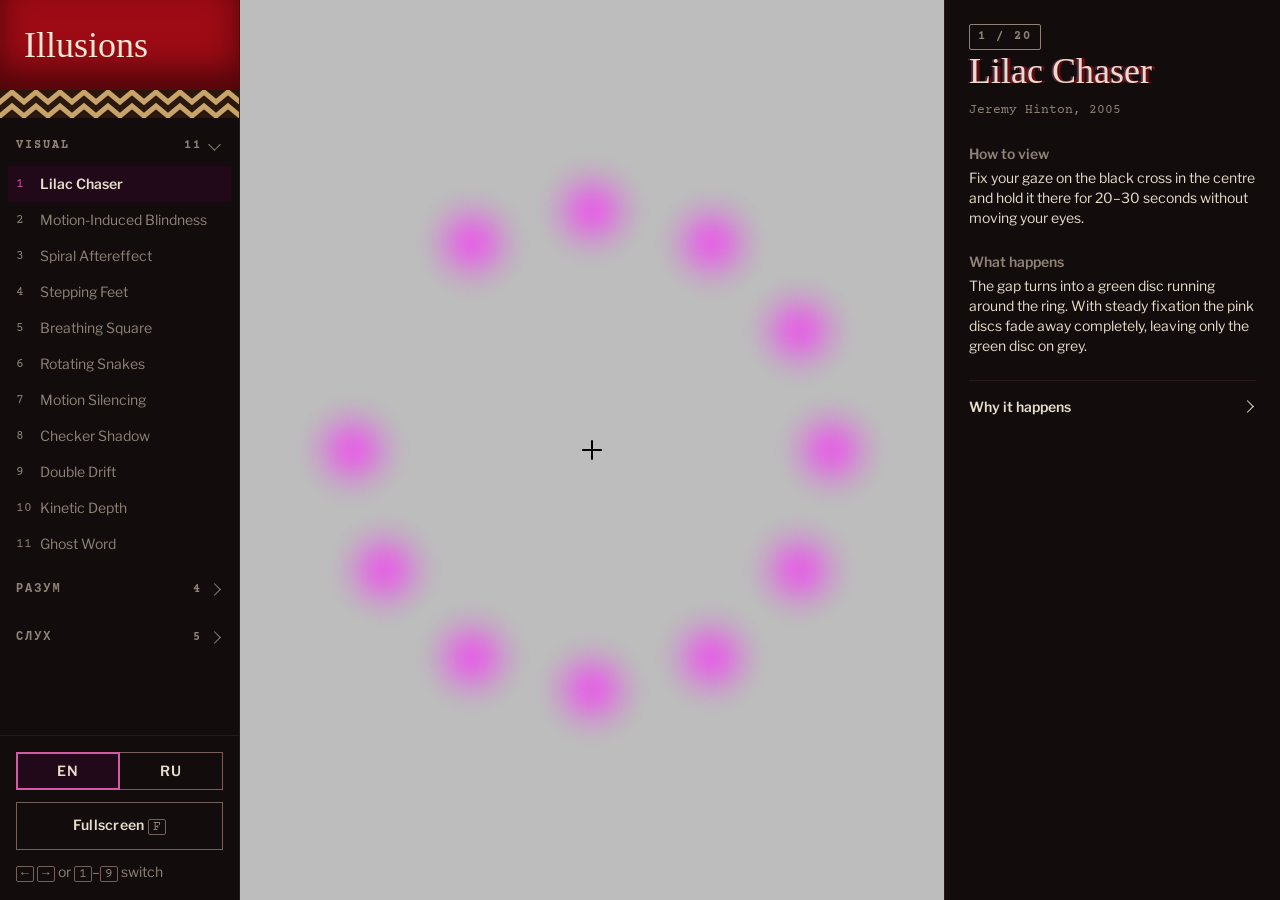
<file: index.html>
<!doctype html>
<html lang="en" data-theme="lodge">
<head>
  <meta charset="utf-8">
  <meta name="viewport" content="width=device-width, initial-scale=1">
  <title>Illusions</title>
  <link rel="stylesheet" href="design/waking-room/tokens.css">
  <link rel="stylesheet" href="design/waking-room/components.css">
  <link rel="stylesheet" href="css/style.css">
</head>
<body>
  <main class="layout">
    <aside class="side">
      <h1 id="brand" class="brand heading">Illusions</h1>
      <svg class="wr-chev brand-floor" width="100%" height="28" aria-hidden="true">
        <defs>
          <pattern id="floor" width="24" height="28" patternUnits="userSpaceOnUse">
            <rect class="wr-chev-ground" width="24" height="28"></rect>
            <path class="wr-chev-stripe" d="M0 12 L12 2 L24 12 M0 26 L12 16 L24 26" stroke-width="5"></path>
          </pattern>
        </defs>
        <rect width="100%" height="28" fill="url(#floor)"></rect>
      </svg>
      <nav id="nav" class="nav" aria-label="Illusions"></nav>
      <div class="side-foot">
        <div id="lang" class="lang-switch" role="group" aria-label="Language / Язык">
          <button class="wr-btn wr-btn-quiet" type="button" data-lang="en" lang="en" aria-label="English">EN</button>
          <button class="wr-btn wr-btn-quiet" type="button" data-lang="ru" lang="ru" aria-label="Русский">RU</button>
        </div>
        <button id="fullscreen" class="wr-btn wr-btn-quiet" type="button"><span id="fullscreen-label"></span> <kbd>F</kbd></button>
        <p class="keys"><kbd>←</kbd> <kbd>→</kbd> <span id="keys-or"></span> <kbd>1</kbd>–<kbd>9</kbd> <span id="keys-switch"></span></p>
      </div>
    </aside>

    <section id="stage" class="stage" aria-live="off"></section>

    <aside id="panel" class="panel">
      <p id="index" class="index wr-stamp wr-stamp-neutral"></p>
      <h2 id="title" class="title heading wr-ghost-text"></h2>
      <p id="credit" class="credit caption"></p>

      <h3 id="howto-h">How to view</h3>
      <p id="howto"></p>

      <div id="expect-wrap">
        <h3 id="expect-h">What happens</h3>
        <p id="expect"></p>
      </div>

      <div id="controls-wrap" hidden>
        <h3 id="controls-h">Controls</h3>
        <div id="controls" class="controls"></div>
      </div>

      <details id="why" class="why">
        <summary id="why-h">Why it happens</summary>
        <div id="why-body"></div>
      </details>
    </aside>
  </main>

  <script src="js/core.js"></script>
  <script src="js/illusions/lilac.js"></script>
  <script src="js/illusions/mib.js"></script>
  <script src="js/illusions/spiral.js"></script>
  <script src="js/illusions/feet.js"></script>
  <script src="js/illusions/breathing.js"></script>
  <script src="js/illusions/snakes.js"></script>
  <script src="js/illusions/silencing.js"></script>
  <script src="js/illusions/checker-shadow.js"></script>
  <script src="js/illusions/double-drift.js"></script>
  <script src="js/illusions/kinetic-depth.js"></script>
  <script src="js/illusions/ghost-word.js"></script>
  <script src="js/mind/oracle-model.js"></script>
  <script src="js/illusions/oracle.js"></script>
  <script src="js/mind/ninety-model.js"></script>
  <script src="js/illusions/ninety.js"></script>
  <script src="js/mind/who-model.js"></script>
  <script src="js/illusions/who.js"></script>
  <script src="js/mind/principle-model.js"></script>
  <script src="js/illusions/principle.js"></script>
  <script src="js/illusions/shepard.js"></script>
  <script src="js/illusions/tritone.js"></script>
  <script src="js/illusions/huggins.js"></script>
  <script src="js/illusions/octave.js"></script>
  <script src="js/illusions/speech-song.js"></script>
  <script src="js/app.js"></script>
</body>
</html>
</file>
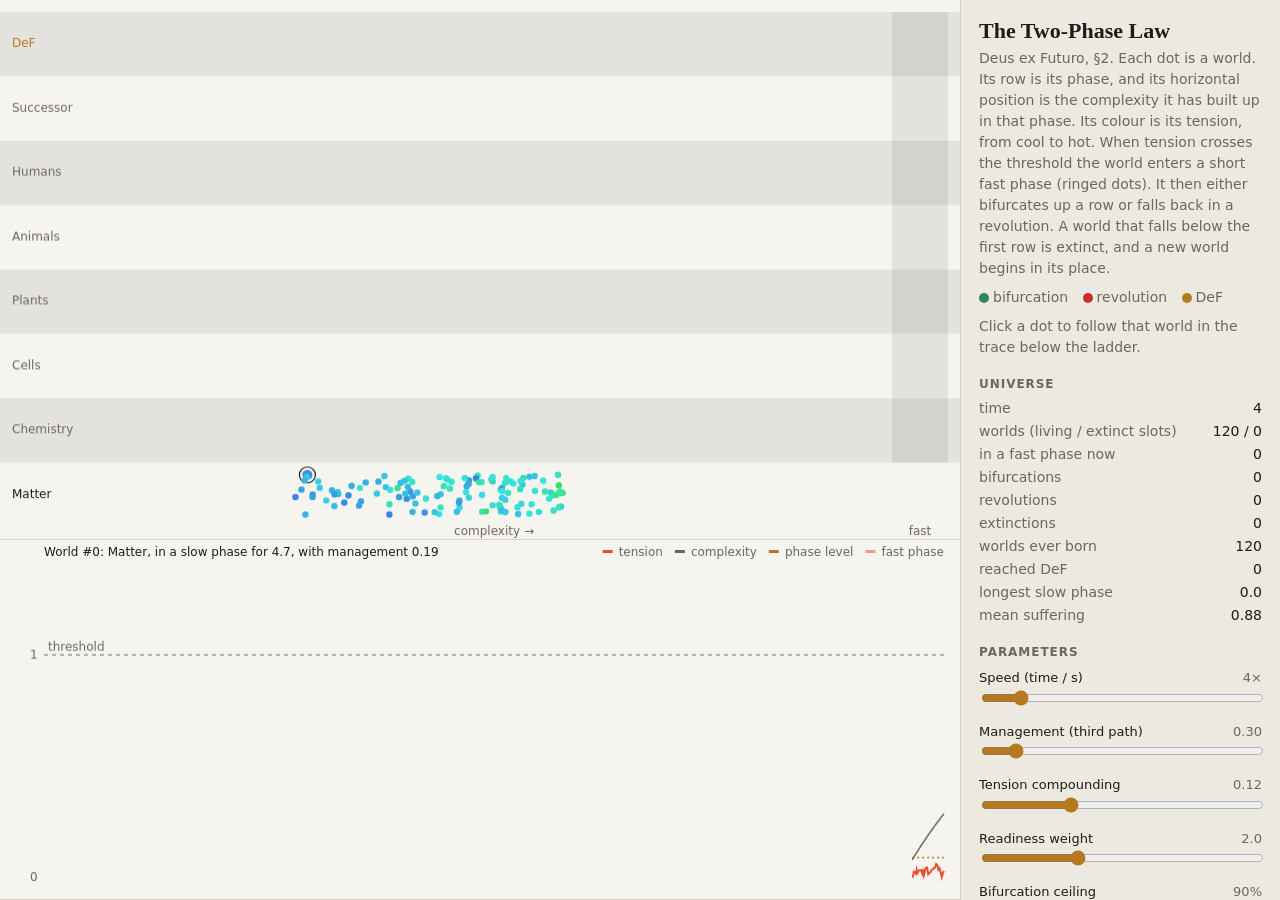
<file: twophase/index.html>
<!doctype html>
<html lang="en">
<head>
  <meta charset="utf-8">
  <meta name="viewport" content="width=device-width, initial-scale=1">
  <title>Two-Phase Law</title>
  <style>
    :root {
      --bg: #f6f4ef; --bg-2: #ece9e1; --line: #d6d2c8; --text: #1d1c1a; --muted: #6b675f;
      --accent: #b7791f; --bif: #2f855a; --rev: #c53030; --cool: 215; --grid: rgba(0,0,0,.07);
      --serif: "Iowan Old Style", "Palatino Linotype", Palatino, Georgia, serif;
      --sans: system-ui, -apple-system, "Segoe UI", Roboto, sans-serif;
    }
    @media (prefers-color-scheme: dark) {
      :root:not([data-theme="light"]) {
        --bg: #111113; --bg-2: #18181b; --line: #2a2a2f; --text: #e8e6e1; --muted: #9b9890;
        --accent: #e0a458; --bif: #68d391; --rev: #fc8181; --grid: rgba(255,255,255,.06);
      }
    }
    :root[data-theme="dark"] {
      --bg: #111113; --bg-2: #18181b; --line: #2a2a2f; --text: #e8e6e1; --muted: #9b9890;
      --accent: #e0a458; --bif: #68d391; --rev: #fc8181; --grid: rgba(255,255,255,.06);
    }
    * { box-sizing: border-box; }
    html, body { margin: 0; height: 100%; background: var(--bg); color: var(--text); font: 14px/1.5 var(--sans); }
    .layout { display: grid; grid-template-columns: 1fr 320px; height: 100%; }
    .stage { position: relative; display: grid; grid-template-rows: 3fr 2fr; min-height: 0; }
    .stage > div { position: relative; min-height: 0; border-bottom: 1px solid var(--line); }
    canvas { position: absolute; inset: 0; width: 100%; height: 100%; display: block; }
    .panel { background: var(--bg-2); border-left: 1px solid var(--line); padding: 18px 18px 24px; overflow-y: auto; }
    h1 { font: 600 22px/1.2 var(--serif); margin: 0 0 4px; }
    h2 { font: 600 12px/1 var(--sans); text-transform: uppercase; letter-spacing: .08em; color: var(--muted); margin: 20px 0 8px; }
    p { margin: 0 0 8px; }
    .muted { color: var(--muted); }
    .control { margin: 10px 0; }
    .control label { display: flex; justify-content: space-between; font-size: 13px; }
    .control output { color: var(--muted); font-variant-numeric: tabular-nums; }
    .control input[type=range] { width: 100%; accent-color: var(--accent); }
    .row { display: flex; gap: 8px; flex-wrap: wrap; margin-top: 10px; }
    button { appearance: none; border: 1px solid var(--line); background: var(--bg); color: var(--text);
             font: 500 13px/1 var(--sans); padding: 8px 12px; border-radius: 8px; cursor: pointer; }
    button:hover { border-color: var(--accent); }
    label.toggle { display: flex; gap: 8px; align-items: center; font-size: 13px; margin: 8px 0; }
    dl { display: grid; grid-template-columns: 1fr auto; gap: 2px 12px; margin: 0; font-variant-numeric: tabular-nums; }
    dt { color: var(--muted); } dd { margin: 0; text-align: right; }
    .key span { display: inline-block; width: 10px; height: 10px; border-radius: 50%; margin: 0 4px 0 10px; vertical-align: -1px; }
    .key span:first-child { margin-left: 0; }
    @media (max-width: 820px) {
      .layout { grid-template-columns: 1fr; height: auto; }
      .stage { height: 78vh; }
      .panel { border-left: 0; padding: 16px; }
    }
  </style>
</head>
<body>
  <main class="layout">
    <section class="stage">
      <div id="ladder"></div>
      <div id="trace"></div>
    </section>

    <aside class="panel">
      <h1>The Two-Phase Law</h1>
      <p class="muted">Deus ex Futuro, §2. Each dot is a world. Its row is its phase, and its horizontal position is the complexity it has built up in that phase. Its colour is its tension, from cool to hot. When tension crosses the threshold the world enters a short fast phase (ringed dots). It then either bifurcates up a row or falls back in a revolution. A world that falls below the first row is extinct, and a new world begins in its place.</p>
      <p class="key muted"><span style="background:var(--bif)"></span>bifurcation <span style="background:var(--rev)"></span>revolution <span style="background:var(--accent)"></span>DeF</p>
      <p class="muted">Click a dot to follow that world in the trace below the ladder.</p>

      <h2>Universe</h2>
      <dl id="stats"></dl>

      <h2>Parameters</h2>
      <div id="controls"></div>
      <label class="toggle"><input id="horizon" type="checkbox"> Horizon view: rows above the next phase look alike (§3)</label>
      <div class="row">
        <button id="pause" type="button">Pause</button>
        <button id="reset" type="button">New universe</button>
      </div>

      <h2>Reading it</h2>
      <p class="muted"><b>Management</b> is the third path. It relaxes tension gradually, but the inflow of tension compounds within each phase, so management only postpones the crisis. With management raised, slow phases last longer, and worlds reach their crises with more complexity. That improves the odds of bifurcation, but no setting abolishes the fast phase.</p>
      <p class="muted">Background suffering falls with each phase. Revolutions spike it far above what a bifurcation costs (§5).</p>
    </aside>
  </main>

  <script src="model.js"></script>
  <script src="app.js"></script>
</body>
</html>
</file>
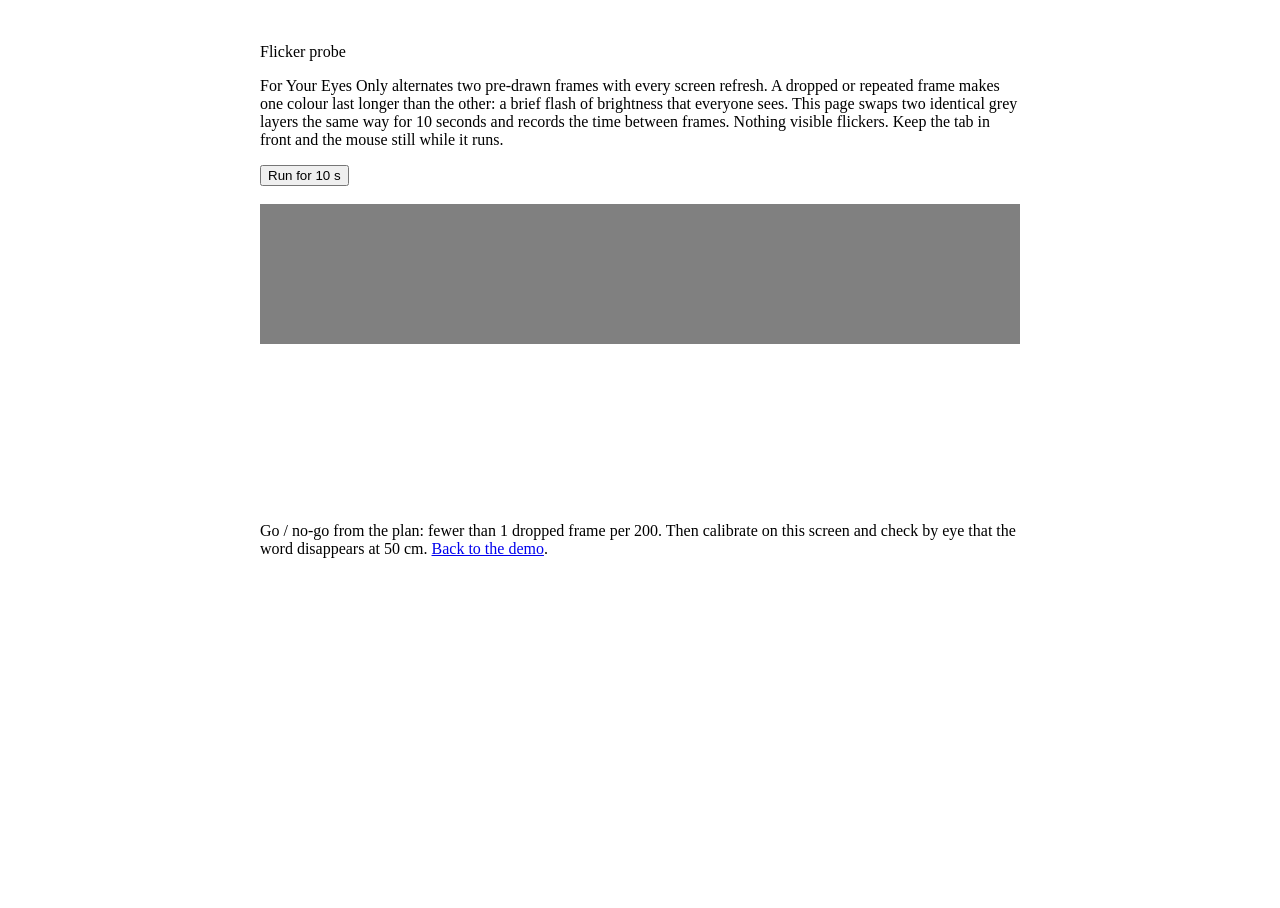
<file: lab/flicker-probe.html>
<!doctype html>
<html lang="en">
<head>
  <meta charset="utf-8">
  <meta name="viewport" content="width=device-width, initial-scale=1">
  <title>Flicker probe</title>
  <link rel="stylesheet" href="../css/style.css">
  <style>
    body { padding: 24px; }
    main { max-width: 760px; margin: 0 auto; }
    h1 { font: 600 24px/1.2 var(--serif); }
    .swap { position: relative; height: 140px; margin: 18px 0; border: 1px solid var(--line); }
    .swap canvas { position: absolute; inset: 0; width: 100%; height: 100%; }
    #hist { width: 100%; height: 160px; display: block; border: 1px solid var(--line); }
    #out { font-variant-numeric: tabular-nums; }
    .ok { color: #8fc98f; } .bad { color: #e88a87; }
  </style>
</head>
<body>
<main>
  <h1>Flicker probe</h1>
  <p>For Your Eyes Only alternates two pre-drawn frames with every screen refresh. A dropped or repeated frame makes one colour last longer than the other: a brief flash of brightness that everyone sees.
     This page swaps two identical grey layers the same way for 10 seconds and records the time between frames. Nothing visible flickers.
     Keep the tab in front and the mouse still while it runs.</p>
  <p><button id="run" class="btn btn-primary" type="button">Run for 10 s</button> <span id="state"></span></p>
  <div class="swap"><canvas id="c0"></canvas><canvas id="c1"></canvas></div>
  <canvas id="hist"></canvas>
  <div id="out"></div>
  <p class="mind-note">Go / no-go from the plan: fewer than 1 dropped frame per 200. Then calibrate on this screen and check by eye that the word disappears at 50 cm.
     <a href="../#for-your-eyes-only">Back to the demo</a>.</p>
</main>
<script>
'use strict';
const $ = id => document.getElementById(id);
const layers = [$('c0'), $('c1')];
for (const c of layers) {
  c.width = 4; c.height = 4;
  const g = c.getContext('2d');
  g.fillStyle = '#808080';
  g.fillRect(0, 0, 4, 4);
}

$('run').addEventListener('click', () => {
  $('run').disabled = true;
  const iv = [];
  let last = 0, n = 0;
  const t0 = performance.now();
  function frame(now) {
    if (last) iv.push(now - last);
    last = now;
    n++;
    layers[1].style.visibility = n & 1 ? 'visible' : 'hidden';
    $('state').textContent = `${((now - t0) / 1000).toFixed(1)} s`;
    if (now - t0 < 10000) requestAnimationFrame(frame);
    else done(iv);
  }
  requestAnimationFrame(frame);
});

function done(iv) {
  $('run').disabled = false;
  $('state').textContent = '';
  const s = iv.slice().sort((a, b) => a - b);
  const med = s[s.length >> 1];
  const p99 = s[Math.floor(s.length * 0.99)];
  const drops = iv.filter(d => d > med * 1.5).length;
  const per200 = drops / iv.length * 200;
  const hz = 1000 / med;
  const half = Math.max(1, Math.round(hz / 60));
  const good = per200 < 1;
  $('out').innerHTML =
    `<table class="mind-table">
       <tr><td>Refresh</td><td>${hz.toFixed(1)} Hz (median frame ${med.toFixed(2)} ms)</td></tr>
       <tr><td>Flicker rate the demo would use</td><td>${(hz / (2 * half)).toFixed(1)} Hz (${half} frame${half > 1 ? 's' : ''} per colour)</td></tr>
       <tr><td>99th percentile frame</td><td>${p99.toFixed(2)} ms</td></tr>
       <tr><td>Longest frame</td><td>${s[s.length - 1].toFixed(2)} ms</td></tr>
       <tr><td>Dropped frames (&gt; 1.5 × median)</td><td>${drops} of ${iv.length}: ${per200.toFixed(2)} per 200</td></tr>
       <tr><td>Verdict</td><td class="${good ? 'ok' : 'bad'}">${good ? 'steady enough' : 'too many drops: expect visible flashes'}</td></tr>
     </table>`;
  drawHist(iv, med);
}

function drawHist(iv, med) {
  const c = $('hist');
  const r = c.getBoundingClientRect(), dpr = devicePixelRatio || 1;
  c.width = Math.round(r.width * dpr); c.height = Math.round(r.height * dpr);
  const g = c.getContext('2d');
  g.scale(dpr, dpr);
  const w = r.width, h = r.height, max = med * 3, bins = 90;
  const counts = new Array(bins).fill(0);
  for (const d of iv) counts[Math.min(bins - 1, Math.floor(d / max * bins))]++;
  const top = Math.max(...counts);
  g.fillStyle = '#18181b'; g.fillRect(0, 0, w, h);
  for (let i = 0; i < bins; i++) {
    const bh = counts[i] ? Math.max(1, Math.log1p(counts[i]) / Math.log1p(top) * (h - 20)) : 0;
    g.fillStyle = (i + 0.5) / bins * max > med * 1.5 ? '#e88a87' : '#e0a458';
    g.fillRect(i * w / bins + 1, h - 14 - bh, w / bins - 2, bh);
  }
  g.fillStyle = '#9b9890'; g.font = '11px system-ui, sans-serif';
  g.fillText('0 ms', 2, h - 2);
  g.fillText(`${max.toFixed(0)} ms (log counts; red = dropped)`, w - 210, h - 2);
}
</script>
</body>
</html>
</file>
<file: design/waking-room/tokens.css>
/* Waking Room — generated from tokens.json */
@import url("https://fonts.googleapis.com/css2?family=IM+Fell+English:ital@0;1&family=Libre+Franklin:wght@400;600&family=Courier+Prime:ital,wght@0,400;0,700;1,400&display=swap");

:root, [data-theme="lodge"] {
  --background: #070505;
  --surface: #130c0c;
  --border: #2a1a1a;
  --border-strong: #75605b;
  --text: #e6ddcc;
  --text-muted: #8f8377;
  --curtain: #9e0b14;
  --curtain-deep: #3d0306;
  --curtain-text: #ff4f57;
  --on-curtain: #f0e6d4;
  --lamp: #d45aa6;
  --lamp-soft: #22091a;
  --hearth: #d9944a;
  --floor-light: #c9a46a;
  --floor-dark: #2a170d;
  --marble: #ddd6c8;
  --silver: #7e7a74;
  --blade: #000000;
  --focus: var(--lamp);
  --lamp-glow: 0 0 40px rgba(212, 90, 166, 0.32);
  --fold: inset 0 -20px 32px rgba(0, 0, 0, 0.5);
}
[data-theme="insomnia"] {
  --background: #c9ccbd;
  --surface: #d8dbcd;
  --border: #a9ad9e;
  --border-strong: #6a6e61;
  --text: #0b0909;
  --text-muted: #45483f;
  --curtain: #8a0a12;
  --curtain-deep: #3d0306;
  --curtain-text: var(--curtain);
  --lamp: #7e1a5a;
  --lamp-soft: #e2cfd6;
  --lamp-glow: 0 0 24px rgba(126, 26, 90, 0.22);
  --focus: var(--lamp);
}
:root {
  --space-4: 4px;
  --space-8: 8px;
  --space-12: 12px;
  --space-16: 16px;
  --space-24: 24px;
  --space-40: 40px;
  --space-64: 64px;
  --radius-0: 0;
  --radius-2: 2px;
  --radius-round: 9999px;
  --ghost-red: 3px 0 0 rgba(158, 11, 20, 0.6);
  --ghost-lamp: -2px 0 0 rgba(212, 90, 166, 0.35);
  --grain-opacity: 0.16;
  --flicker-duration: 9s;
  --cozy-duration: 1800ms;
  --cozy-ease: cubic-bezier(0.22, 1, 0.36, 1);
  --cool-duration: 2000ms;
  --dread-delay: 3800ms;
  --font-display: "IM Fell English", "Iowan Old Style", Georgia, serif;
  --font-text: "Libre Franklin", "Helvetica Neue", Arial, sans-serif;
  --font-mono: "Courier Prime", "Courier New", monospace;
}
.display-xl { font-family: var(--font-display); font-size: 104px; line-height: 0.92; font-weight: 400; }
.display-l { font-family: var(--font-display); font-size: 64px; line-height: 1; font-weight: 400; }
.heading { font-family: var(--font-display); font-size: 36px; line-height: 42px; font-weight: 400; }
.quote { font-family: var(--font-display); font-size: 30px; line-height: 38px; font-weight: 400; font-style: italic; }
.body-l { font-family: var(--font-text); font-size: 18px; line-height: 28px; font-weight: 400; }
.body { font-family: var(--font-text); font-size: 16px; line-height: 24px; font-weight: 400; }
.body-s { font-family: var(--font-text); font-size: 14px; line-height: 20px; font-weight: 400; }
.label { font-family: var(--font-text); font-size: 14px; line-height: 20px; font-weight: 600; }
.stamp { font-family: var(--font-mono); font-size: 12px; line-height: 16px; font-weight: 700; letter-spacing: 0.16em; text-transform: uppercase; }
.caption { font-family: var(--font-mono); font-size: 13px; line-height: 20px; font-weight: 400; }
.transcript { font-family: var(--font-mono); font-size: 15px; line-height: 24px; font-weight: 400; }
</file>
<file: design/waking-room/components.css>
body {
  margin: 0;
  background: var(--background);
  color: var(--text);
  font-family: var(--font-text);
  font-size: 16px;
  line-height: 24px;
}

.wr-row { display: flex; flex-wrap: wrap; gap: var(--space-16); align-items: center; padding: var(--space-24); }
.wr-stack { display: flex; flex-direction: column; gap: var(--space-24); padding: var(--space-24); }

/* Ghost: doubled display line */
.wr-ghost .wr-quote-body, .wr-ghost-text { text-shadow: var(--ghost-red), var(--ghost-lamp); }

/* Button */
.wr-btn {
  font-family: var(--font-text);
  font-size: 14px;
  line-height: 20px;
  font-weight: 600;
  letter-spacing: 0.02em;
  padding: var(--space-12) var(--space-24);
  border-radius: var(--radius-0);
  border: 1px solid transparent;
  cursor: pointer;
  transition: background-color 900ms var(--cozy-ease), box-shadow 900ms var(--cozy-ease), color 900ms var(--cozy-ease);
}
.wr-btn:hover:not(:disabled) { animation: wr-stutter 1100ms linear 1 both; }
.wr-btn:focus-visible { outline: 2px solid var(--focus); outline-offset: 2px; animation: wr-ring 1200ms linear 1 both; }
.wr-btn:disabled { cursor: not-allowed; opacity: 0.4; }
.wr-btn-curtain { background: var(--curtain); color: var(--on-curtain); }
.wr-btn-curtain:hover:not(:disabled), .wr-btn-curtain:active:not(:disabled) { background: var(--curtain-deep); box-shadow: var(--fold); }
.wr-btn-quiet { background: transparent; color: var(--text); border-color: var(--border-strong); }
.wr-btn-quiet:hover:not(:disabled) { background: var(--surface); }
.wr-btn-lamp { background: transparent; color: var(--lamp); padding-left: 0; padding-right: 0; text-decoration: underline; text-underline-offset: 5px; }
.wr-btn-lamp:hover:not(:disabled) { text-decoration-thickness: 2px; }

/* Stamp */
.wr-stamp {
  display: inline-flex;
  align-items: center;
  gap: var(--space-4);
  font-family: var(--font-mono);
  font-size: 12px;
  line-height: 16px;
  font-weight: 700;
  letter-spacing: 0.16em;
  text-transform: uppercase;
  padding: var(--space-4) var(--space-8);
  border: 1px solid currentColor;
  border-radius: var(--radius-2);
}
.wr-stamp-neutral { color: var(--text-muted); }
.wr-stamp-lamp { color: var(--lamp); background: var(--lamp-soft); }
.wr-stamp-curtain { color: var(--on-curtain); background: var(--curtain); border-color: var(--curtain); }
.wr-stamp-dot { width: 8px; height: 8px; border-radius: var(--radius-round); background: currentColor; animation: wr-cozy-in var(--cozy-duration) var(--cozy-ease) both, wr-light-fails var(--flicker-duration) linear var(--dread-delay) infinite; }

/* Field */
.wr-field { display: flex; flex-direction: column; gap: var(--space-8); max-width: 360px; }
.wr-field-label { font-size: 14px; line-height: 20px; font-weight: 600; }
.wr-field-input {
  font-family: var(--font-text);
  font-size: 16px;
  line-height: 24px;
  color: var(--text);
  background: var(--surface);
  border: 1px solid var(--border-strong);
  border-radius: var(--radius-2);
  padding: var(--space-8) var(--space-12);
}
.wr-field-input::placeholder { color: var(--text-muted); }
.wr-field-input:focus-visible { outline: 2px solid var(--focus); outline-offset: 2px; animation: wr-ring 1200ms linear 1 both; }
.wr-field-hint { font-size: 14px; line-height: 20px; color: var(--text-muted); }
.wr-field-error .wr-field-input { border-color: var(--curtain-text); }
.wr-field-error .wr-field-hint { color: var(--curtain-text); }

/* Quote */
.wr-quote { margin: 0; display: flex; flex-direction: column; gap: var(--space-8); max-width: 640px; }
.wr-quote-body { margin: 0; font-family: var(--font-display); font-style: italic; font-weight: 400; color: var(--text); }
.wr-quote-m .wr-quote-body { font-size: 30px; line-height: 38px; }
.wr-quote-l .wr-quote-body { font-size: 44px; line-height: 50px; }
.wr-quote-echo { font-family: var(--font-display); font-style: italic; font-size: 16px; line-height: 20px; color: var(--text-muted); opacity: 0.55; transform: scaleX(-1); text-align: right; }
.wr-quote-source { font-family: var(--font-mono); font-size: 13px; line-height: 20px; color: var(--text-muted); margin-top: var(--space-4); }

/* WakeClock */
.wr-clock { display: inline-flex; flex-direction: column; align-items: center; gap: var(--space-8); }
.wr-clock-time { font-family: var(--font-display); font-size: 128px; line-height: 0.9; color: var(--marble); text-shadow: var(--ghost-red), var(--ghost-lamp); font-variant-numeric: tabular-nums; animation: wr-cozy-in var(--cozy-duration) var(--cozy-ease) both, wr-brownout var(--flicker-duration) linear var(--dread-delay) infinite; }
[data-theme="insomnia"] .wr-clock-time { color: var(--text); }
.wr-clock-colon { display: inline-block; margin: 0 0.04em; animation: wr-light-fails var(--flicker-duration) linear var(--dread-delay) infinite; }
.wr-clock-note { font-family: var(--font-mono); font-size: 13px; line-height: 20px; color: var(--text-muted); letter-spacing: 0.04em; animation: wr-cozy-in var(--cozy-duration) var(--cozy-ease) 600ms both; }

/* The light arc. Phase 1 cozy: warm, slow fade-in. Phase 2 cooling: the warmth drains.
   Phase 3 failing: an endless 9s cycle of a sag, one blink, a two-flash burst and a brownout.
   Never more than two flashes in any one second. */
.wr-enter { animation: wr-cozy-in var(--cozy-duration) var(--cozy-ease) both, wr-stutter 1100ms linear var(--cozy-duration) 1; }
@keyframes wr-cozy-in {
  0% { opacity: 0; filter: sepia(0.7) brightness(0.6); transform: translateY(4px); }
  60% { opacity: 1; filter: sepia(0.4) brightness(1.1); transform: none; }
  100% { opacity: 1; filter: none; transform: none; }
}
@keyframes wr-light-fails {
  0%, 18% { opacity: 1; }
  26% { opacity: 0.55; }
  32%, 44.9% { opacity: 1; }
  45%, 46.4% { opacity: 0.12; }
  46.5%, 70.9% { opacity: 1; }
  71%, 72.4% { opacity: 0.08; }
  72.5%, 73.9% { opacity: 0.9; }
  74%, 75.9% { opacity: 0.12; }
  76%, 88% { opacity: 1; }
  92% { opacity: 0.4; }
  97%, 100% { opacity: 1; }
}
@keyframes wr-brownout {
  0%, 18% { opacity: 1; }
  26% { opacity: 0.7; }
  32%, 88% { opacity: 1; }
  92% { opacity: 0.45; }
  97%, 100% { opacity: 1; }
}
@keyframes wr-stutter {
  0%, 70% { opacity: 1; }
  73% { opacity: 0.45; }
  77% { opacity: 1; }
  84% { opacity: 0.65; }
  90%, 100% { opacity: 1; }
}
@keyframes wr-ring {
  0%, 50% { outline-color: var(--focus); }
  54%, 58% { outline-color: transparent; }
  60%, 68% { outline-color: var(--focus); }
  70%, 74% { outline-color: transparent; }
  76%, 100% { outline-color: var(--focus); }
}

/* Veil */
.wr-veil {
  position: relative;
  display: flex;
  align-items: center;
  justify-content: center;
  overflow: hidden;
  background-color: var(--background);
  background-size: cover;
  background-position: center;
}
.wr-veil::before {
  content: "";
  position: absolute;
  inset: 0;
  z-index: 3;
  background: radial-gradient(ellipse at center, rgba(0, 0, 0, 0) 35%, rgba(0, 0, 0, 0.85) 100%);
}
.wr-veil-shape { position: absolute; z-index: 1; right: -2%; bottom: 5%; width: 58%; height: auto; opacity: 0; filter: blur(1.5px) drop-shadow(0 -3px 4px rgba(212, 90, 166, 0.45)); animation: wr-shape var(--flicker-duration) linear var(--dread-delay) infinite; }
.wr-veil-shape path { fill: var(--blade); }
.wr-veil-light {
  position: absolute;
  inset: 0;
  z-index: 2;
  background-color: var(--blade);
  mix-blend-mode: multiply;
  animation:
    wr-veil-dawn var(--cozy-duration) var(--cozy-ease) both,
    wr-veil-cool var(--cool-duration) ease-in var(--cozy-duration) forwards,
    wr-veil-fail var(--flicker-duration) linear var(--dread-delay) infinite;
}
@keyframes wr-veil-dawn {
  0% { background-color: var(--blade); opacity: 1; }
  100% { background-color: var(--hearth); opacity: 0.4; }
}
@keyframes wr-veil-cool {
  0% { background-color: var(--hearth); opacity: 0.4; }
  100% { background-color: var(--blade); opacity: 0.5; }
}
@keyframes wr-veil-fail {
  0%, 18% { background-color: var(--blade); opacity: 0.5; }
  26% { opacity: 0.72; }
  32%, 44.9% { opacity: 0.5; }
  45%, 46.4% { opacity: 0.94; }
  46.5%, 70.9% { opacity: 0.48; }
  71%, 72.4% { opacity: 0.96; }
  72.5%, 73.9% { opacity: 0.42; }
  74%, 75.9% { opacity: 0.94; }
  76%, 88% { opacity: 0.5; }
  92% { opacity: 0.82; }
  97%, 100% { background-color: var(--blade); opacity: 0.5; }
}
/* The room is empty until the first blink. When the light comes back, something is on the floor. */
@keyframes wr-shape {
  0%, 46.4% { opacity: 0; }
  46.5%, 96% { opacity: 1; }
  100% { opacity: 0; }
}
.wr-veil::after {
  content: "";
  position: absolute;
  inset: 0;
  z-index: 5;
  opacity: var(--grain-opacity);
  mix-blend-mode: screen;
  background-image: url("data:image/svg+xml,%3Csvg xmlns='http://www.w3.org/2000/svg' width='160' height='160'%3E%3Cfilter id='n'%3E%3CfeTurbulence type='fractalNoise' baseFrequency='0.9' numOctaves='2' stitchTiles='stitch'/%3E%3CfeColorMatrix type='saturate' values='0'/%3E%3C/filter%3E%3Crect width='160' height='160' filter='url(%23n)'/%3E%3C/svg%3E");
  pointer-events: none;
}
.wr-veil-content { position: relative; z-index: 4; animation: wr-cozy-in var(--cozy-duration) var(--cozy-ease) 400ms both; text-align: center; padding: var(--space-40) var(--space-24); color: var(--on-curtain); }
.wr-veil-content .wr-veil-title { font-family: var(--font-display); font-size: 64px; line-height: 1; margin: 0; text-shadow: var(--ghost-red), var(--ghost-lamp); }
.wr-veil-content .wr-veil-sub { font-family: var(--font-mono); font-size: 13px; line-height: 20px; margin-top: var(--space-16); color: var(--on-curtain); opacity: 0.8; }

/* MirrorPanel */
.wr-mirror { display: grid; grid-template-columns: 1fr var(--space-64) 1fr; align-items: stretch; background: var(--surface); border-radius: var(--radius-0); }
.wr-mirror-lit { box-shadow: var(--lamp-glow); }
.wr-mirror-side { padding: var(--space-24); display: flex; flex-direction: column; gap: var(--space-8); }
.wr-mirror-left { text-align: right; align-items: flex-end; }
.wr-mirror-right { text-align: left; align-items: flex-start; }
.wr-mirror-axis { position: relative; background: var(--silver); }
.wr-mirror-spike { position: absolute; left: 50%; top: 10%; bottom: 10%; width: 10px; transform: translateX(-50%); background: var(--blade); clip-path: polygon(50% 0, 100% 100%, 0 100%); }

/* ChevronRule */
.wr-chev { display: block; }
.wr-chev-ground { fill: var(--floor-dark); }
.wr-chev-stripe { fill: none; stroke: var(--floor-light); stroke-linejoin: miter; stroke-linecap: square; }

/* Reduced motion: no arc, no flicker. The Veil shows the room as it ends: dim, cold, not empty. */
@media (prefers-reduced-motion: reduce) {
  .wr-btn { transition: none; }
  .wr-btn:hover:not(:disabled), .wr-btn:focus-visible, .wr-field-input:focus-visible,
  .wr-enter, .wr-stamp-dot, .wr-clock-time, .wr-clock-colon, .wr-clock-note,
  .wr-veil-content, .wr-veil-light, .wr-veil-shape { animation: none; }
  .wr-veil-light { opacity: 0.5; }
  .wr-veil-shape { opacity: 1; }
}
</file>
<file: css/style.css>
/* Waking Room: design/waking-room/. Tokens and wr- components load first (see index.html).
   Canvas stimuli keep their own colours, and nothing here flickers next to them. */

* { box-sizing: border-box; }

html, body { height: 100%; }

:where(button, input, summary):focus-visible {
  outline: 2px solid var(--focus);
  outline-offset: 2px;
  animation: wr-ring 1200ms linear 1 both;
}

kbd {
  padding: 0 var(--space-4);
  border: 1px solid var(--border-strong);
  border-radius: var(--radius-2);
  color: var(--text-muted);
  font: 400 13px/20px var(--font-mono);
}

/* IM Fell English has no Cyrillic: Russian text would drop to the fallback while its digits stayed in IM Fell. */
:lang(ru) .mind, :lang(ru) .title, :lang(ru) .brand { --font-display: "Iowan Old Style", Georgia, serif; }

/* ---------- layout ---------- */

.layout {
  display: grid;
  grid-template-columns: 240px minmax(0, 1fr) 336px;
  height: 100%;
}

.stage {
  position: relative;
  overflow: hidden;
  background: var(--blade);
}

.stage canvas {
  position: absolute;
  inset: 0;
  width: 100%;
  height: 100%;
  display: block;
}

.stage-status {
  position: absolute;
  left: 50%;
  bottom: var(--space-16);
  transform: translateX(-50%);
  padding: var(--space-4) var(--space-12);
  background: var(--background);
  color: var(--text);
  font: 400 13px/20px var(--font-mono);
  pointer-events: none;
  white-space: nowrap;
}

/* ---------- sidebar ---------- */

.side {
  display: flex;
  flex-direction: column;
  min-height: 0;
  border-right: 1px solid var(--border);
  background: var(--surface);
}

.brand {
  margin: 0;
  padding: var(--space-24);
  background: var(--curtain);
  box-shadow: var(--fold);
  color: var(--on-curtain);
}

.brand-floor { flex: none; }

.nav {
  flex: 1;
  min-height: 0;
  overflow-y: auto;
  padding: var(--space-8);
  scrollbar-width: thin;
  scrollbar-color: var(--border-strong) transparent;
}

.nav-group + .nav-group { margin-top: var(--space-8); }

.nav-group summary {
  display: flex;
  align-items: center;
  gap: var(--space-8);
  padding: var(--space-12) var(--space-8);
  color: var(--text-muted);
  cursor: pointer;
  list-style: none;
}

.nav-group summary:hover { color: var(--text); }
.nav-count { margin-left: auto; }

/* Disclosure chevron: a static glyph, swapped without motion. */
.nav-group summary::after, .why summary::after {
  content: "";
  flex: none;
  width: var(--space-8);
  height: var(--space-8);
  margin-right: var(--space-4);
  border-right: 1.5px solid currentColor;
  border-bottom: 1.5px solid currentColor;
  transform: translateY(-1px) rotate(-45deg);
}

.nav-group[open] summary::after, .why[open] summary::after { transform: translateY(-2px) rotate(45deg); }

/* A closed section holding the current item keeps it findable. */
.nav-group:not([open]):has([aria-current="true"]) summary { color: var(--text); }

.nav-group:not([open]):has([aria-current="true"]) summary::before {
  content: "";
  flex: none;
  width: var(--space-8);
  height: var(--space-8);
  border-radius: var(--radius-round);
  background: var(--lamp);
}

.nav-items { display: grid; }

.nav-item {
  display: flex;
  gap: var(--space-8);
  width: 100%;
  padding: var(--space-8);
  border: 0;
  background: none;
  color: var(--text-muted);
  font: 400 14px/20px var(--font-text);
  text-align: left;
  cursor: pointer;
}

.nav-item span {
  flex: none;
  min-width: 2ch;
  font: 400 13px/20px var(--font-mono);
}

.nav-item:hover {
  background: var(--background);
  color: var(--text);
  transition: background-color 900ms var(--cozy-ease), color 900ms var(--cozy-ease);
}

.nav-item[aria-current="true"] {
  background: var(--lamp-soft);
  color: var(--text);
  font-weight: 600;
  transition: none;
}

.nav-item[aria-current="true"] span { color: var(--lamp); }

.side-foot {
  display: grid;
  gap: var(--space-12);
  padding: var(--space-16);
  border-top: 1px solid var(--border);
}

.lang-switch {
  display: grid;
  grid-template-columns: 1fr 1fr;
}

.lang-switch .wr-btn { padding: var(--space-8) var(--space-12); transition: none; }
.lang-switch .wr-btn + .wr-btn { margin-left: -1px; }

.lang-switch .wr-btn[aria-pressed="true"] {
  position: relative;
  background: var(--lamp-soft);
  border-color: var(--lamp);
  box-shadow: inset 0 0 0 1px var(--lamp);
}

.keys {
  margin: 0;
  color: var(--text-muted);
  font: 400 14px/20px var(--font-text);
}

/* ---------- mind demos (DOM on the stage) ---------- */

.mind {
  position: absolute;
  inset: 0;
  display: flex;
  overflow-y: auto;
  padding: var(--space-40) var(--space-24);
  background: var(--background);
}

.mind-col { margin: auto; width: 100%; max-width: 560px; text-align: center; }
.mind-col.wide { max-width: 760px; }

.mind-step { margin: 0 0 var(--space-12); color: var(--text-muted); }
.mind-big { margin: 0 0 var(--space-8); font: 400 36px/42px var(--font-display); }
.mind-big b { color: var(--curtain-text); font-weight: 400; font-variant-numeric: tabular-nums; }
.mind-sub { margin: 0 0 var(--space-24); color: var(--text-muted); min-height: 24px; }
.mind-note { margin: var(--space-8) 0 0; color: var(--text-muted); font: 400 14px/20px var(--font-text); }
.mind-col h4 { margin: var(--space-24) 0 var(--space-8); color: var(--text-muted); font: 600 14px/20px var(--font-text); }
.mind-go { margin-top: var(--space-24); }

.mind-table { margin: 0 auto; border-collapse: collapse; font: 400 14px/20px var(--font-text); font-variant-numeric: tabular-nums; }
.mind-table th, .mind-table td { padding: var(--space-8) var(--space-12); border-bottom: 1px solid var(--border); }
.mind-table th { color: var(--text-muted); font-weight: 600; }
.mind-table td:first-child { text-align: left; color: var(--text-muted); }
.mind-table td:nth-child(2) { color: var(--text); font-weight: 600; }

/* Оракул: the two keys differ by lightness alone, so no colour reads as right or wrong. */

.oracle-keys { display: flex; justify-content: center; gap: var(--space-24); margin-bottom: var(--space-24); }

.oracle-keys button {
  width: 120px;
  height: 120px;
  border: 0;
  border-radius: var(--radius-0);
  color: var(--background);
  font: 400 36px/42px var(--font-display);
  cursor: pointer;
}

.oracle-keys button small { display: block; margin-top: var(--space-4); font: 400 13px/20px var(--font-mono); }
.oracle-keys button.down, .oracle-keys button:active { box-shadow: var(--fold); }

.k0 { background: var(--text); }
.k1 { background: var(--text-muted); }

.oracle-strip { display: grid; grid-template-columns: repeat(25, minmax(0, 13px)); justify-content: center; gap: var(--space-4); }
.oracle-strip i { position: relative; aspect-ratio: 1; }

.oracle-strip i.hit::after {
  content: "";
  position: absolute;
  inset: var(--space-4);
  background: var(--background);
}

/* Девяносто процентов */

.ninety-q { font: 400 30px/38px var(--font-display); }
.ninety-fields { display: grid; grid-template-columns: repeat(3, minmax(0, 1fr)); gap: var(--space-12); text-align: left; }
.ninety-fields.one { grid-template-columns: minmax(0, 260px); justify-content: center; margin-top: var(--space-16); }
.ninety-field span { display: block; margin-bottom: var(--space-8); font: 600 14px/20px var(--font-text); }

.ninety-field input {
  width: 100%;
  padding: var(--space-8) var(--space-12);
  border: 1px solid var(--border-strong);
  border-radius: var(--radius-2);
  background: var(--surface);
  color: var(--text);
  font: 400 16px/24px var(--font-text);
  font-variant-numeric: tabular-nums;
}

.ninety-field input.bad { border-color: var(--curtain-text); }
.ninety-msg.bad { color: var(--curtain-text); }

.ninety-recall-q { margin-bottom: var(--space-4); }
.ninety-ask { margin: var(--space-24) 0 var(--space-12); }
.ninety-yn { display: flex; justify-content: center; gap: var(--space-12); }
.ninety-yn .wr-btn { min-width: 120px; }

.ninety-line { margin: 0 0 var(--space-4); }
.ninety-legend { display: flex; flex-wrap: wrap; justify-content: center; gap: var(--space-4) var(--space-16); margin-bottom: var(--space-12); color: var(--text-muted); font: 400 14px/20px var(--font-text); }
.ninety-legend span { display: inline-flex; align-items: center; gap: var(--space-8); }
.ninety-legend i { position: relative; display: inline-block; width: 18px; height: 12px; }
.ninety-legend i.ninety-mark { left: 0; transform: none; width: 3px; }
.ninety-legend i.ninety-mark.ans { width: 10px; height: 10px; }

.ninety-row { padding: var(--space-12) 0; border-bottom: 1px solid var(--border); text-align: left; }
.ninety-row-q { margin: 0 0 var(--space-8); font: 400 14px/20px var(--font-text); }
.ninety-row-meta { margin: var(--space-8) 0 0; color: var(--text-muted); font: 400 14px/20px var(--font-text); }
.ninety-row.hit .ninety-row-meta b { color: var(--text); }
.ninety-row.miss .ninety-row-meta b { color: var(--curtain-text); }

.ninety-track { position: relative; height: 22px; }
.ninety-track::before { content: ""; position: absolute; left: 0; right: 0; top: 50%; border-top: 1px solid var(--border); }
.ninety-range { position: absolute; top: 5px; height: 12px; min-width: 2px; background: var(--border-strong); }
.ninety-legend .ninety-range { position: relative; top: 0; }
.ninety-mark { position: absolute; top: 1px; width: 3px; height: 20px; transform: translateX(-50%); }
.ninety-mark.mid { background: var(--text); }
.ninety-mark.rec { background: var(--lamp); }
.ninety-mark.ans { top: 6px; width: 10px; height: 10px; background: var(--marble); box-shadow: 0 0 0 2px var(--background); }

@media (max-width: 600px) {
  .ninety-fields { grid-template-columns: 1fr; }
}

/* Кто начал? Cooperate is solid, defect is hollow. */

.who-pay { margin-bottom: var(--space-4); }
.who-pay td:nth-child(2) { font-weight: 400; }
.who-line { margin: 0 0 var(--space-8); text-align: left; }
.who-story { margin: 0 0 var(--space-8); text-align: left; }

.who-moves { display: flex; justify-content: center; gap: var(--space-16); margin: var(--space-24) 0 var(--space-12); }

.who-btn {
  width: 190px;
  padding: var(--space-16) var(--space-12);
  border: 2px solid var(--text);
  border-radius: var(--radius-0);
  font: 600 16px/24px var(--font-text);
  cursor: pointer;
}

.who-btn small { display: block; font: 400 13px/20px var(--font-mono); }
.who-btn.c { background: var(--text); color: var(--background); }
.who-btn.d { background: transparent; color: var(--text); }
.who-btn.down, .who-btn:active { box-shadow: var(--fold); }
.who-last { min-height: 24px; margin: 0 0 var(--space-16); color: var(--text-muted); }

.who-hist {
  display: grid;
  grid-template-columns: max-content 1fr;
  gap: var(--space-4) var(--space-12);
  align-items: center;
  width: fit-content;
  max-width: 100%;
  margin: 0 auto var(--space-8);
  text-align: left;
}

.who-hist > span { color: var(--text-muted); font: 400 14px/20px var(--font-text); white-space: nowrap; }
.who-hist > div { display: flex; gap: var(--space-4); min-height: 14px; }
.who-hist.rec > div, .who-hist.log > div { display: grid; grid-template-columns: repeat(var(--n), minmax(0, 14px)); gap: var(--space-4); }
.who-hist.rec .who-mv, .who-hist.log .who-mv { width: auto; }

.who-nums b { color: var(--text-muted); font: 400 12px/16px var(--font-mono); }

.who-mv { display: inline-block; width: 14px; height: 14px; }
.who-mv.c { background: var(--text); }
.who-mv.d { border: 2px solid var(--text); }
.who-mv.glitch { outline: 2px solid var(--lamp); outline-offset: 1px; }

.who-legend { display: flex; justify-content: center; align-items: center; gap: var(--space-4) var(--space-8); flex-wrap: wrap; margin: var(--space-8) 0 var(--space-16); color: var(--text-muted); font: 400 14px/20px var(--font-text); }
.who-legend .who-mv { margin-left: var(--space-12); }

.who-scale { display: flex; justify-content: center; gap: var(--space-4); }
.who-scale .wr-btn { width: 38px; padding: var(--space-8) 0; font-variant-numeric: tabular-nums; }
.who-scale-ends { display: flex; justify-content: space-between; max-width: 458px; margin: var(--space-4) auto 0; color: var(--text-muted); font: 400 14px/20px var(--font-text); }
.who-choice { display: flex; flex-wrap: wrap; justify-content: center; gap: var(--space-8); }
.who-choice .wr-btn { min-width: 100px; }
.who-scale .wr-btn, .who-choice .wr-btn { transition: none; }
.who-scale .wr-btn.on, .who-choice .wr-btn.on { background: var(--lamp-soft); border-color: var(--lamp); box-shadow: inset 0 0 0 1px var(--lamp); }
.who-cmp { margin: var(--space-16) auto var(--space-12); }
.who-cmp td:nth-child(3) { color: var(--text); font-weight: 600; }

/* Твой принцип */

.pr-rules { display: grid; gap: var(--space-8); text-align: left; }

.pr-rule {
  display: block;
  width: 100%;
  padding: var(--space-12) var(--space-16);
  border: 1px solid var(--border-strong);
  border-radius: var(--radius-0);
  background: var(--surface);
  color: var(--text);
  font: 400 14px/20px var(--font-text);
  text-align: left;
  cursor: pointer;
}

.pr-rule:hover { background: var(--lamp-soft); transition: background-color 900ms var(--cozy-ease); }
.pr-rule.on { background: var(--lamp-soft); border-color: var(--lamp); box-shadow: inset 0 0 0 1px var(--lamp); transition: none; }
.pr-rule b { display: block; margin-bottom: var(--space-4); font-weight: 600; }
.pr-rule span { color: var(--text-muted); }
.pr-rule small { display: block; margin-top: var(--space-4); color: var(--text-muted); font: 400 13px/20px var(--font-mono); }
.pr-none { margin-top: var(--space-8); }

.pr-text { margin: var(--space-16) 0; text-align: left; font: 400 18px/28px var(--font-text); }
.pr-q { margin: 0 0 var(--space-24); font-weight: 600; }
.pr-yn { display: flex; justify-content: center; gap: var(--space-12); }
.pr-yn .wr-btn { min-width: 160px; }
.pr-yn kbd { margin-left: var(--space-12); }

.pr-table { margin-top: var(--space-8); }
.pr-table td { text-align: left; }
.pr-table td:nth-child(2) { font-weight: 600; }
.pr-table tr.bad td { color: var(--curtain-text); }
.pr-table tr.bad td:first-child { font-weight: 600; }

.pr-fit { margin: 0 0 var(--space-12); text-align: left; }
.pr-fit b { display: inline-block; min-width: 64px; font-weight: 600; font-variant-numeric: tabular-nums; }
.pr-fit span { display: block; margin-left: 68px; color: var(--text-muted); font: 400 14px/20px var(--font-text); }
.pr-fit.mine { font-weight: 600; }
.pr-fit.mine span { font-weight: 400; }

.pr-pair { margin: 0 0 var(--space-8); padding-left: var(--space-12); text-align: left; border-left: 3px solid var(--border); }
.pr-pair.diff { border-left-color: var(--text); }
.pr-pair b { font-weight: 400; color: var(--text-muted); }
.pr-pair.diff b { color: var(--text); font-weight: 600; }
.pr-actions { display: flex; justify-content: center; gap: var(--space-12); }

/* ---------- Слух ---------- */

.sound-gate {
  position: absolute;
  inset: 0;
  z-index: 1;
  display: flex;
  flex-direction: column;
  align-items: center;
  justify-content: center;
  gap: var(--space-12);
  padding: var(--space-24);
  text-align: center;
}

.sound-gate .wr-btn { min-width: 160px; }
.sound-gate-note { max-width: 40ch; margin: 0; padding: var(--space-4) var(--space-12); background: var(--background); color: var(--text-muted); font: 400 14px/20px var(--font-text); }

.ear {
  position: absolute;
  inset: 0;
  display: flex;
  flex-direction: column;
  background: var(--background);
}

.ear-plot { position: relative; flex: 1; min-height: 0; }

.ear-bar {
  display: flex;
  flex-wrap: wrap;
  justify-content: center;
  align-items: flex-end;
  gap: var(--space-16) var(--space-24);
  padding: var(--space-16) var(--space-24) var(--space-24);
  border-top: 1px solid var(--border);
}

.ear-keys { display: flex; gap: var(--space-4); }

.ear-key {
  width: 40px;
  height: 96px;
  padding: 0 0 var(--space-8);
  border: 1px solid var(--border-strong);
  border-radius: var(--radius-0);
  background: var(--text);
  color: var(--background);
  font: 400 13px/20px var(--font-mono);
  display: flex;
  align-items: flex-end;
  justify-content: center;
  cursor: pointer;
  touch-action: none;
  user-select: none;
}

.ear-key.on { background: var(--lamp); border-color: var(--lamp); box-shadow: var(--lamp-glow); }

.ear-tunes { display: grid; gap: var(--space-8); }
.ear-tunes .wr-btn { min-width: 180px; }

@media (max-width: 600px) {
  .ear-key { width: 26px; height: 72px; }
}

/* Step-by-step listening demos reuse the .mind screens. */
.ear-updown { display: flex; justify-content: center; gap: var(--space-16); margin: var(--space-24) 0 0; }
.ear-updown .wr-btn { min-width: 160px; }
.ear-updown kbd { margin-left: var(--space-8); }

.ear-choice { display: grid; gap: var(--space-8); max-width: 420px; margin: var(--space-24) auto 0; }
.ear-choice .wr-btn { width: 100%; }

.ear-canvas { position: relative; height: 280px; margin: var(--space-16) 0; }
.ear-canvas.short { height: 160px; }

.ear-scale { display: flex; justify-content: center; gap: var(--space-4); margin-top: var(--space-16); }
.ear-scale .wr-btn { width: 48px; padding: var(--space-8) 0; font-variant-numeric: tabular-nums; transition: none; }
.ear-scale-ends { display: flex; justify-content: space-between; max-width: 256px; margin: var(--space-4) auto 0; color: var(--text-muted); font: 400 14px/20px var(--font-text); }

.ear-meter { height: var(--space-8); max-width: 320px; margin: var(--space-24) auto 0; background: var(--border); }
.ear-meter i { display: block; height: 100%; width: 0; background: var(--lamp); }

.ear-actions { display: flex; flex-wrap: wrap; justify-content: center; gap: var(--space-12); margin-top: var(--space-24); }

/* ---------- side panel ---------- */

.panel {
  overflow-y: auto;
  padding: var(--space-24);
  border-left: 1px solid var(--border);
  background: var(--surface);
  font: 400 14px/20px var(--font-text);
}

.index { margin: 0 0 var(--space-12); }
.title { margin: 0; }
.panel .credit { margin: var(--space-8) 0 var(--space-24); color: var(--text-muted); }

.panel h3 {
  margin: var(--space-24) 0 var(--space-4);
  color: var(--text-muted);
  font: 600 14px/20px var(--font-text);
}

.panel p { margin: 0; }

/* ---------- controls ---------- */

.controls {
  display: grid;
  gap: var(--space-16);
  margin-top: var(--space-4);
}

.control label {
  display: flex;
  justify-content: space-between;
  margin-bottom: var(--space-4);
}

.control output {
  color: var(--text-muted);
  font: 400 13px/20px var(--font-mono);
}

.control input[type="range"] {
  appearance: none;
  display: block;
  width: 100%;
  height: var(--space-24);
  background: transparent;
  cursor: pointer;
}

.control input[type="range"]::-webkit-slider-runnable-track { height: var(--space-4); background: var(--border-strong); }
.control input[type="range"]::-moz-range-track { height: var(--space-4); background: var(--border-strong); }
.control input[type="range"]::-webkit-slider-thumb { appearance: none; width: var(--space-12); height: var(--space-24); margin-top: -10px; border-radius: var(--radius-0); background: var(--text); }
.control input[type="range"]::-moz-range-thumb { width: var(--space-12); height: var(--space-24); border: 0; border-radius: var(--radius-0); background: var(--text); }

.control input[type="text"] {
  width: 100%;
  padding: var(--space-8) var(--space-12);
  border: 1px solid var(--border-strong);
  border-radius: var(--radius-2);
  background: var(--background);
  color: var(--text);
  font: 400 16px/24px var(--font-text);
  letter-spacing: 0.06em;
  text-transform: uppercase;
}

.toggle {
  display: flex;
  align-items: center;
  gap: var(--space-8);
  cursor: pointer;
}

.toggle input {
  appearance: none;
  flex: none;
  width: var(--space-16);
  height: var(--space-16);
  margin: 0;
  border: 1px solid var(--border-strong);
  border-radius: var(--radius-0);
  background: var(--background);
  cursor: pointer;
}

.toggle input:checked { background: var(--text); box-shadow: inset 0 0 0 3px var(--background); }

.controls .wr-btn { justify-self: start; }

/* ---------- explanation ---------- */

.why {
  margin-top: var(--space-24);
  padding-top: var(--space-16);
  border-top: 1px solid var(--border);
}

.why summary {
  display: flex;
  align-items: center;
  justify-content: space-between;
  font-weight: 600;
  cursor: pointer;
  list-style: none;
}

.why p { margin: var(--space-12) 0 0; }

/* ---------- narrower screens ---------- */

@media (max-width: 1100px) {
  html, body { height: auto; }
  .layout { grid-template-columns: 240px minmax(0, 1fr); height: auto; }
  .side { grid-row: 1 / span 2; }
  .stage { height: 72vh; }
  .panel { border-left: 0; border-top: 1px solid var(--border); }
}

@media (max-width: 720px) {
  .layout { display: block; }
  .side { border-right: 0; }
  .brand, .brand-floor, .keys { display: none; }
  .nav-items { display: flex; overflow-x: auto; scrollbar-width: none; }
  .nav-item { flex: none; width: auto; white-space: nowrap; }
  .side-foot { grid-template-columns: auto 1fr; padding: var(--space-8) var(--space-16); }
  .side-foot kbd { display: none; }
}

@media (prefers-reduced-motion: reduce) {
  :where(button, input, summary):focus-visible { animation: none; }
  .nav-item:hover, .pr-rule:hover { transition: none; }
}
</file>
